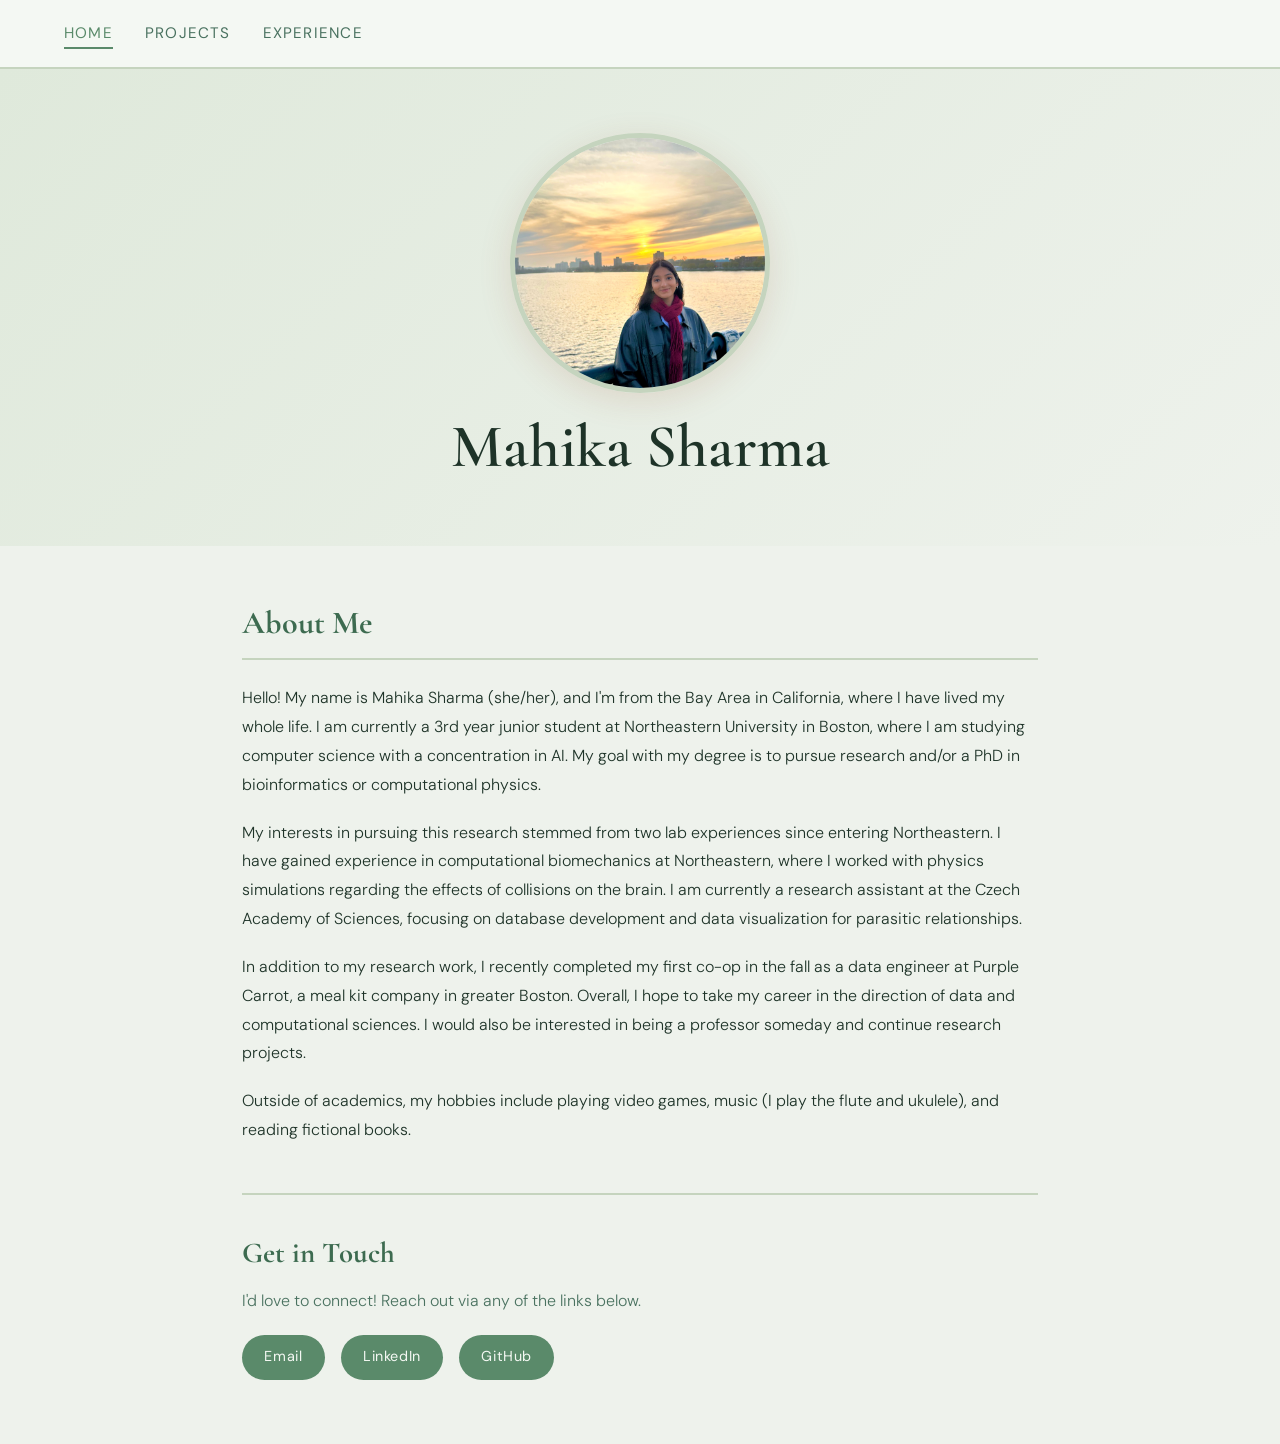
<file: index.html>
<!DOCTYPE html>
<html lang="en">
<head>
  <meta charset="UTF-8" />
  <meta name="viewport" content="width=device-width, initial-scale=1.0"/>
  <title>Mahika Sharma</title>
  <link rel="preconnect" href="https://fonts.googleapis.com">
  <link href="https://fonts.googleapis.com/css2?family=Cormorant+Garamond:ital,wght@0,400;0,600;1,400&family=DM+Sans:wght@300;400;500&display=swap" rel="stylesheet">
  <link rel="stylesheet" href="styles.css" />
</head>
<body>

  <nav>
    <ul>
      <li><a href="index.html" class="active">Home</a></li>
      <li><a href="projects.html">Projects</a></li>
      <li><a href="experience.html">Experience</a></li>
    </ul>
  </nav>

  <header class="hero">
    <img src="IMG_3796.jpg" alt="Mahika Sharma" class="hero-img" />
    <h1>Mahika Sharma</h1>
  </header>

  <main>
    <section class="about-section">
      <h2>About Me</h2>
      <p>
        Hello! My name is Mahika Sharma (she/her), and I'm from the Bay Area in California, where I have lived
        my whole life. I am currently a 3rd year junior student at Northeastern University in Boston, where I am
        studying computer science with a concentration in AI. My goal with my degree is to pursue research and/or
        a PhD in bioinformatics or computational physics.
      </p>
      <p>
        My interests in pursuing this research stemmed from two lab experiences since entering Northeastern.
        I have gained experience in computational biomechanics at Northeastern, where I worked with physics
        simulations regarding the effects of collisions on the brain. I am currently a research assistant at
        the Czech Academy of Sciences, focusing on database development and data visualization for parasitic
        relationships.
      </p>
      <p>
        In addition to my research work, I recently completed my first co-op in the fall as a data engineer
        at Purple Carrot, a meal kit company in greater Boston. Overall, I hope to take my career in the
        direction of data and computational sciences. I would also be interested in being a professor someday
        and continue research projects.
      </p>
      <p>
        Outside of academics, my hobbies include playing video games, music (I play the flute and ukulele),
        and reading fictional books.
      </p>
    </section>

    <section class="contact-section">
      <h2>Get in Touch</h2>
      <p>I'd love to connect! Reach out via any of the links below.</p>
      <div class="contact-links">
        <a href="mailto:sharma.mahik@northeastern.edu">Email</a>
        <a href="https://www.linkedin.com/in/mahika-s/" target="_blank">LinkedIn</a>
        <a href="https://github.com/mahikasharma" target="_blank">GitHub</a>
      </div>
    </section>
  </main>
</file>
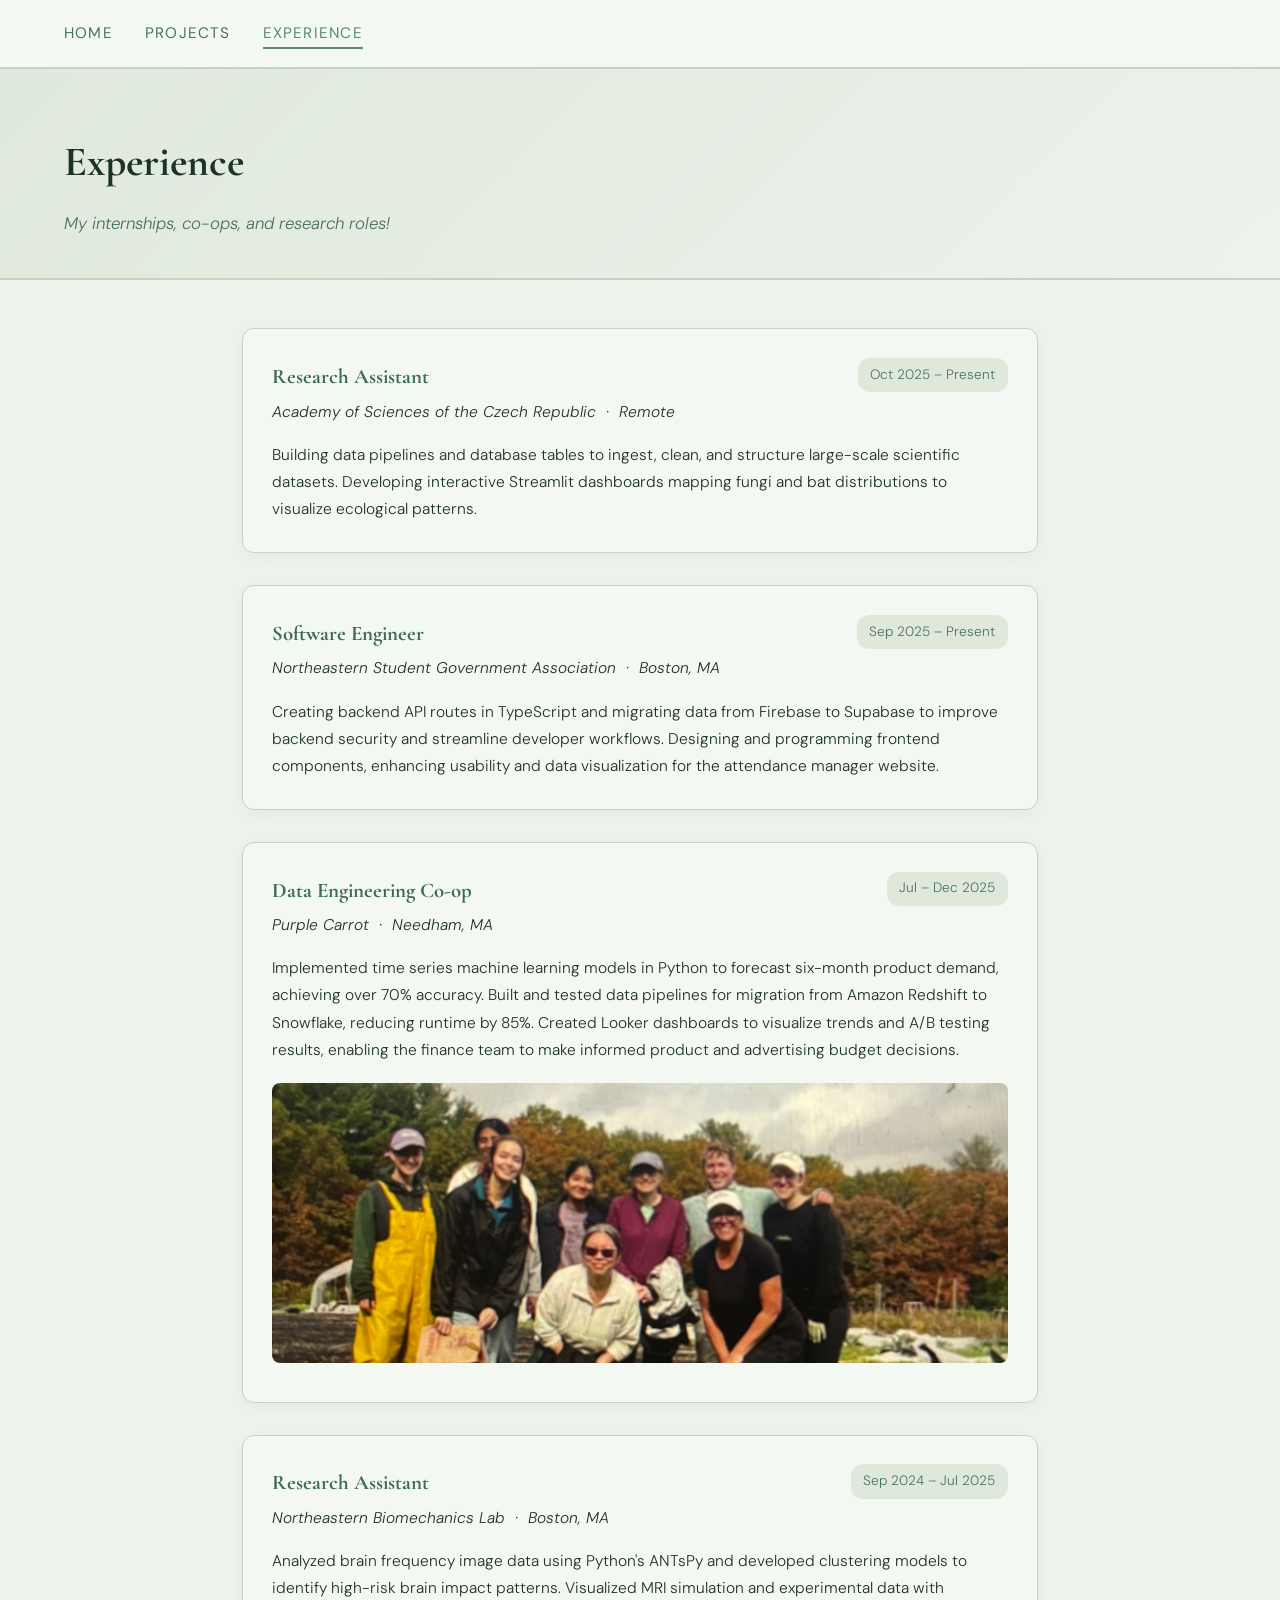
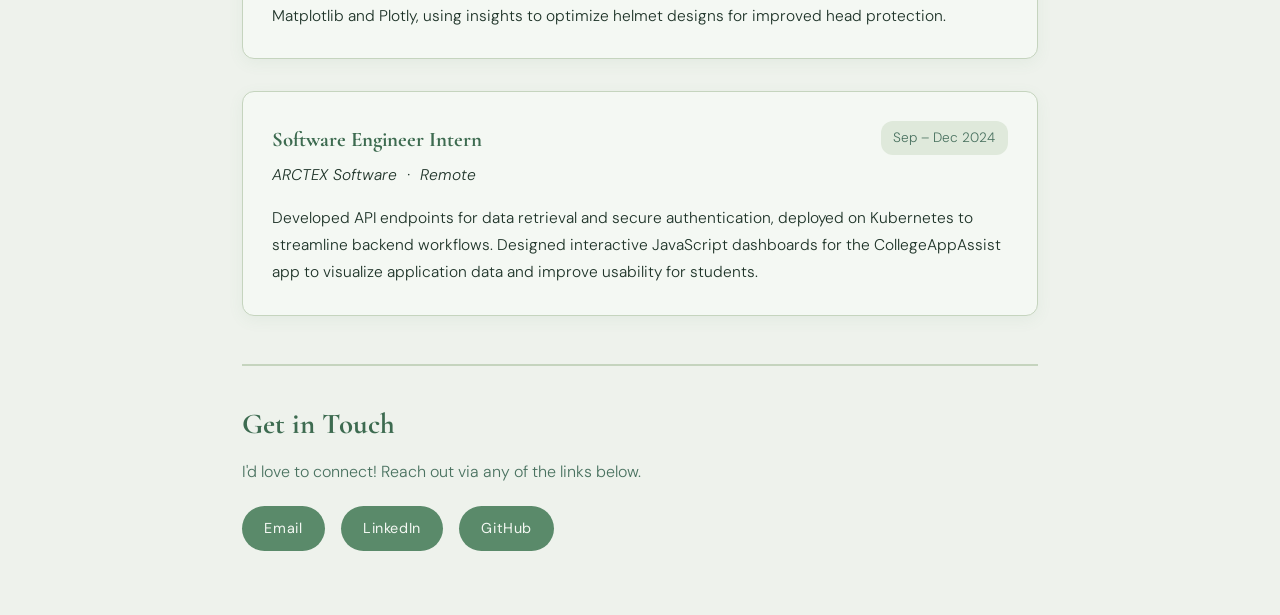
<file: experience.html>
<!DOCTYPE html>
<html lang="en">
<head>
  <meta charset="UTF-8" />
  <meta name="viewport" content="width=device-width, initial-scale=1.0"/>
  <title>Experience – Mahika Sharma</title>
  <link rel="preconnect" href="https://fonts.googleapis.com">
  <link href="https://fonts.googleapis.com/css2?family=Cormorant+Garamond:ital,wght@0,400;0,600;1,400&family=DM+Sans:wght@300;400;500&display=swap" rel="stylesheet">
  <link rel="stylesheet" href="styles.css" />
</head>
<body>

  <nav>
    <ul>
      <li><a href="index.html">Home</a></li>
      <li><a href="projects.html">Projects</a></li>
      <li><a href="experience.html" class="active">Experience</a></li>
    </ul>
  </nav>

  <div class="page-header">
    <h2>Experience</h2>
    <p class="page-subtitle">My internships, co-ops, and research roles!</p>
  </div>

  <main>
    <section class="experience-section">

      <div class="exp-card">
        <div class="exp-header">
          <div>
            <h3>Research Assistant</h3>
            <p class="exp-org">Academy of Sciences of the Czech Republic &nbsp;·&nbsp; Remote</p>
          </div>
          <span class="exp-date">Oct 2025 – Present</span>
        </div>
        <p>
          Building data pipelines and database tables to ingest, clean, and structure large-scale scientific datasets.
          Developing interactive Streamlit dashboards mapping fungi and bat distributions to visualize ecological patterns.
        </p>
      </div>

      <div class="exp-card">
        <div class="exp-header">
          <div>
            <h3>Software Engineer</h3>
            <p class="exp-org">Northeastern Student Government Association &nbsp;·&nbsp; Boston, MA</p>
          </div>
          <span class="exp-date">Sep 2025 – Present</span>
        </div>
        <p>
          Creating backend API routes in TypeScript and migrating data from Firebase to Supabase to improve backend
          security and streamline developer workflows. Designing and programming frontend components, enhancing
          usability and data visualization for the attendance manager website.
        </p>
      </div>

      <div class="exp-card">
        <div class="exp-header">
          <div>
            <h3>Data Engineering Co-op</h3>
            <p class="exp-org">Purple Carrot &nbsp;·&nbsp; Needham, MA</p>
          </div>
          <span class="exp-date">Jul – Dec 2025</span>
        </div>
        <p>
          Implemented time series machine learning models in Python to forecast six-month product demand, achieving
          over 70% accuracy. Built and tested data pipelines for migration from Amazon Redshift to Snowflake,
          reducing runtime by 85%. Created Looker dashboards to visualize trends and A/B testing results, enabling
          the finance team to make informed product and advertising budget decisions.
        </p>
        <img src="IMG_9076.jpg" alt="Purple Carrot team" class="exp-photo" />
      </div>

      <div class="exp-card">
        <div class="exp-header">
          <div>
            <h3>Research Assistant</h3>
            <p class="exp-org">Northeastern Biomechanics Lab &nbsp;·&nbsp; Boston, MA</p>
          </div>
          <span class="exp-date">Sep 2024 – Jul 2025</span>
        </div>
        <p>
          Analyzed brain frequency image data using Python's ANTsPy and developed clustering models to identify
          high-risk brain impact patterns. Visualized MRI simulation and experimental data with Matplotlib and
          Plotly, using insights to optimize helmet designs for improved head protection.
        </p>
      </div>

      <div class="exp-card">
        <div class="exp-header">
          <div>
            <h3>Software Engineer Intern</h3>
            <p class="exp-org">ARCTEX Software &nbsp;·&nbsp; Remote</p>
          </div>
          <span class="exp-date">Sep – Dec 2024</span>
        </div>
        <p>
          Developed API endpoints for data retrieval and secure authentication, deployed on Kubernetes to streamline
          backend workflows. Designed interactive JavaScript dashboards for the CollegeAppAssist app to visualize
          application data and improve usability for students.
        </p>
      </div>

    </section>

    <section class="contact-section">
      <h2>Get in Touch</h2>
      <p>I'd love to connect! Reach out via any of the links below.</p>
      <div class="contact-links">
        <a href="mailto:sharma.mahik@northeastern.edu">Email</a>
        <a href="https://www.linkedin.com/in/mahika-s/" target="_blank">LinkedIn</a>
        <a href="https://github.com/mahikasharma" target="_blank">GitHub</a>
      </div>
    </section>
  </main>
</file>
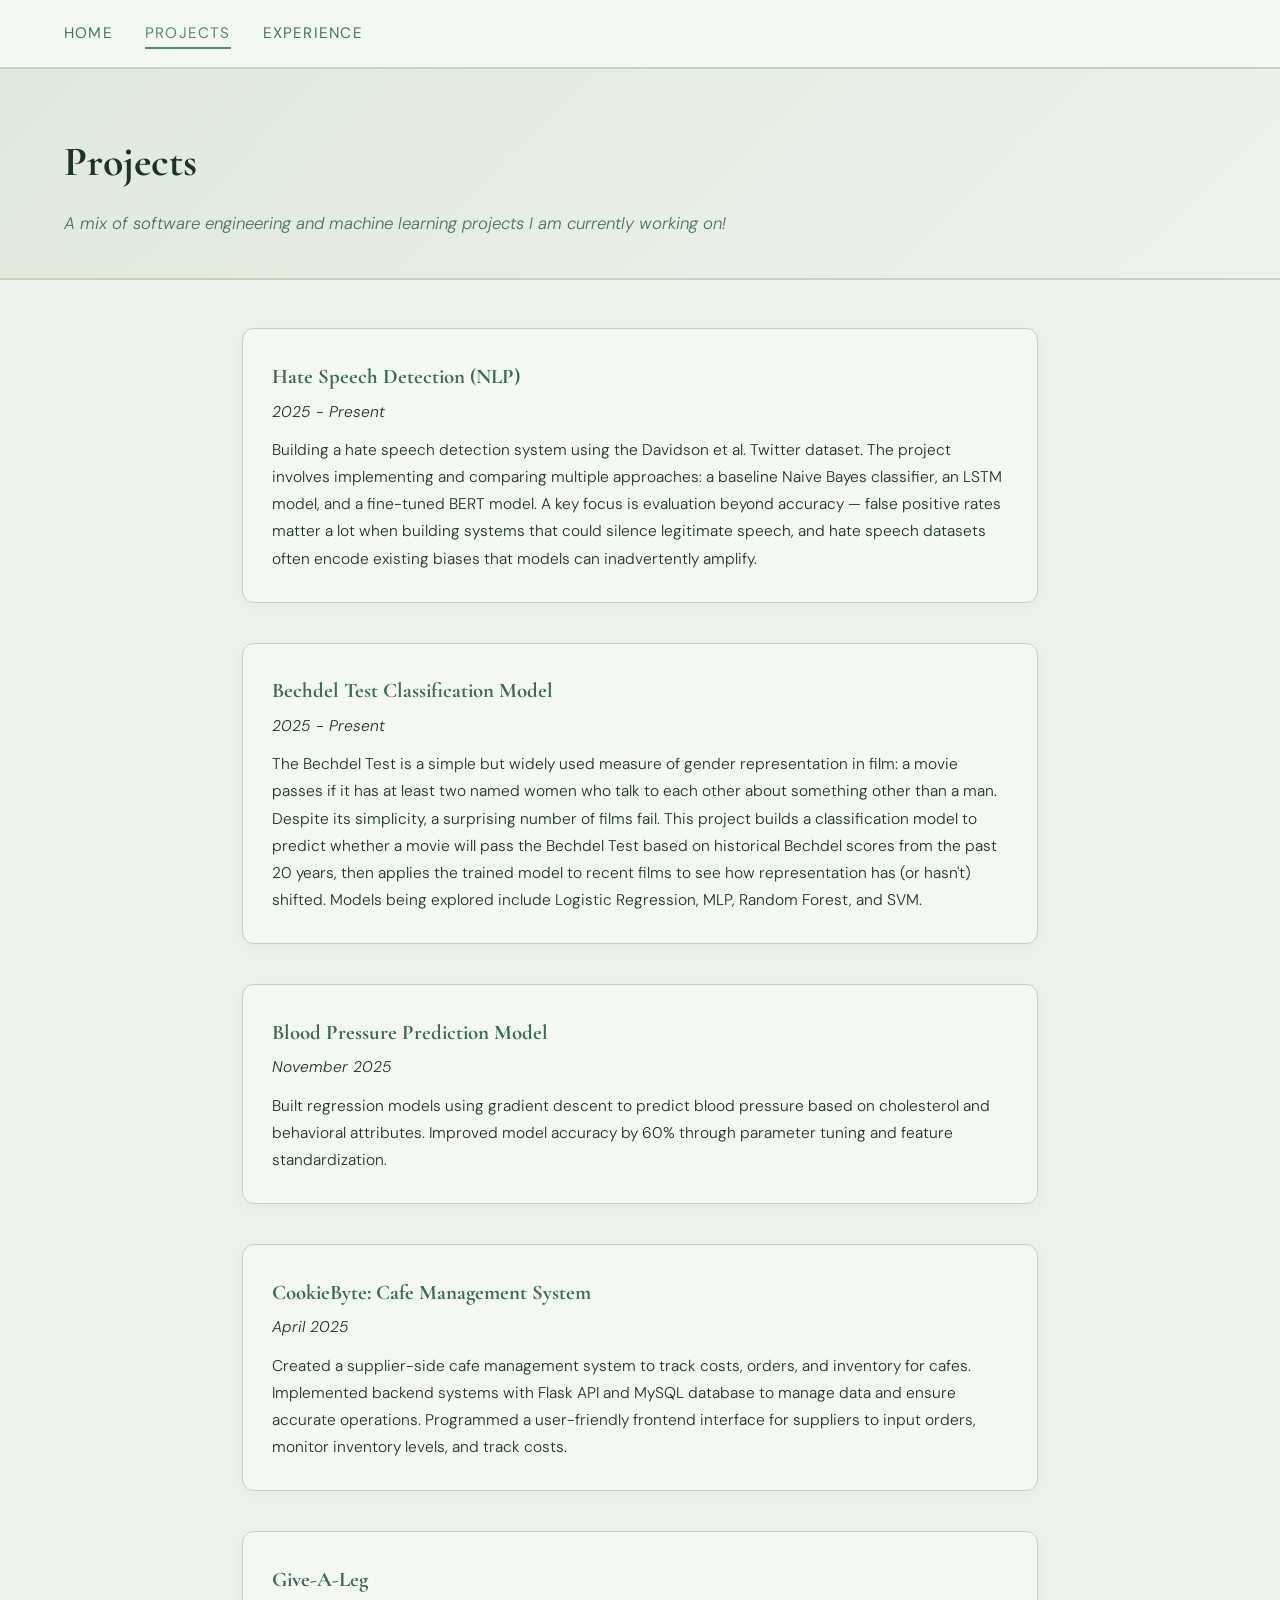
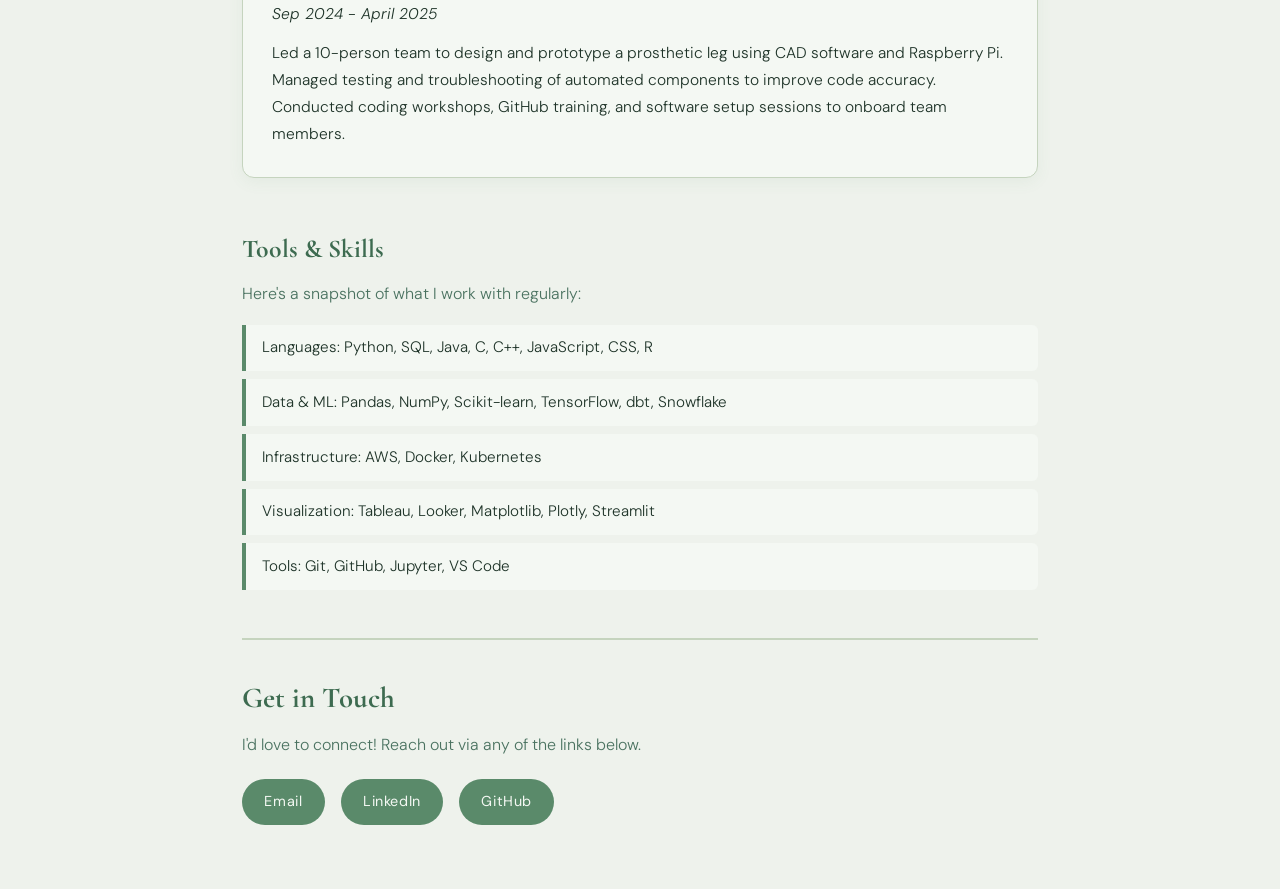
<file: projects.html>
<!DOCTYPE html>
<html lang="en">
<head>
  <meta charset="UTF-8" />
  <meta name="viewport" content="width=device-width, initial-scale=1.0"/>
  <title>Projects - Mahika Sharma</title>
  <link rel="preconnect" href="https://fonts.googleapis.com">
  <link href="https://fonts.googleapis.com/css2?family=Cormorant+Garamond:ital,wght@0,400;0,600;1,400&family=DM+Sans:wght@300;400;500&display=swap" rel="stylesheet">
  <link rel="stylesheet" href="styles.css" />
</head>
<body>

  <nav>
    <ul>
      <li><a href="index.html">Home</a></li>
      <li><a href="projects.html" class="active">Projects</a></li>
      <li><a href="experience.html">Experience</a></li>
    </ul>
  </nav>

  <div class="page-header">
    <h2>Projects</h2>
    <p class="page-subtitle">A mix of software engineering and machine learning projects I am currently working on!</p>
  </div>

  <main>
    <section class="projects-section">

      <div class="project-card">
        <div class="project-info">
          <h3>Hate Speech Detection (NLP)</h3>
          <p class="project-date">2025 - Present</p>
          <p>
            Building a hate speech detection system using the Davidson et al. Twitter dataset. The project
            involves implementing and comparing multiple approaches: a baseline Naive Bayes classifier, an
            LSTM model, and a fine-tuned BERT model. A key focus is evaluation beyond accuracy — false
            positive rates matter a lot when building systems that could silence legitimate speech, and
            hate speech datasets often encode existing biases that models can inadvertently amplify.
          </p>
        </div>
      </div>

      <div class="project-card">
        <div class="project-info">
          <h3>Bechdel Test Classification Model</h3>
          <p class="project-date">2025 - Present</p>
          <p>
            The Bechdel Test is a simple but widely used measure of gender representation in film: a movie
            passes if it has at least two named women who talk to each other about something other than a man.
            Despite its simplicity, a surprising number of films fail. This project builds a classification
            model to predict whether a movie will pass the Bechdel Test based on historical Bechdel scores
            from the past 20 years, then applies the trained model to recent films to see how representation
            has (or hasn't) shifted. Models being explored include Logistic Regression, MLP, Random Forest,
            and SVM.
          </p>
        </div>
      </div>

      <div class="project-card">
        <div class="project-info">
          <h3>Blood Pressure Prediction Model</h3>
          <p class="project-date">November 2025</p>
          <p>
            Built regression models using gradient descent to predict blood pressure based on cholesterol
            and behavioral attributes. Improved model accuracy by 60% through parameter tuning and
            feature standardization.
          </p>
        </div>
      </div>

      <div class="project-card">
        <div class="project-info">
          <h3>CookieByte: Cafe Management System</h3>
          <p class="project-date">April 2025</p>
          <p>
            Created a supplier-side cafe management system to track costs, orders, and inventory for cafes.
            Implemented backend systems with Flask API and MySQL database to manage data and ensure accurate
            operations. Programmed a user-friendly frontend interface for suppliers to input orders, monitor
            inventory levels, and track costs.
          </p>
        </div>
      </div>

      <div class="project-card">
        <div class="project-info">
          <h3>Give-A-Leg</h3>
          <p class="project-date">Sep 2024 - April 2025</p>
          <p>
            Led a 10-person team to design and prototype a prosthetic leg using CAD software and Raspberry Pi.
            Managed testing and troubleshooting of automated components to improve code accuracy. Conducted
            coding workshops, GitHub training, and software setup sessions to onboard team members.
          </p>
        </div>
      </div>

    </section>

    <section class="skills-section">
      <h3>Tools & Skills</h3>
      <p>Here's a snapshot of what I work with regularly:</p>
      <ul class="skills-list">
        <li>Languages: Python, SQL, Java, C, C++, JavaScript, CSS, R</li>
        <li>Data & ML: Pandas, NumPy, Scikit-learn, TensorFlow, dbt, Snowflake</li>
        <li>Infrastructure: AWS, Docker, Kubernetes</li>
        <li>Visualization: Tableau, Looker, Matplotlib, Plotly, Streamlit</li>
        <li>Tools: Git, GitHub, Jupyter, VS Code</li>
      </ul>
    </section>

    <section class="contact-section">
      <h2>Get in Touch</h2>
      <p>I'd love to connect! Reach out via any of the links below.</p>
      <div class="contact-links">
        <a href="mailto:sharma.mahik@northeastern.edu">Email</a>
        <a href="https://www.linkedin.com/in/mahika-s/" target="_blank">LinkedIn</a>
        <a href="https://github.com/mahikasharma" target="_blank">GitHub</a>
      </div>
    </section>
  </main>

</body>
</html>
</file>
<file: styles.css>
/* =====================
   CSS Variables
   ===================== */
:root {
  --cream: #eef2ec;
  --warm-tan: #c5d4be;
  --terracotta: #5a8a6a;
  --rust: #3d6b50;
  --dark-brown: #1e3328;
  --soft-brown: #4a7260;
  --light-sand: #dfe9db;
  --white: #f4f8f3;

  --font-display: 'Cormorant Garamond', Georgia, serif;
  --font-body: 'DM Sans', Arial, sans-serif;
}

/* =====================
   Base
   ===================== */
*, *::before, *::after {
  box-sizing: border-box;
  margin: 0;
  padding: 0;
}

body {
  background-color: var(--cream);
  color: var(--dark-brown);
  font-family: var(--font-body);
  font-weight: 300;
  line-height: 1.8;
  font-size: 1rem;
}

/* =====================
   Navigation
   ===================== */
nav {
  display: flex;
  align-items: center;
  justify-content: flex-start;
  padding: 1.2rem 4rem;
  background-color: var(--white);
  border-bottom: 2px solid var(--warm-tan);
  position: sticky;
  top: 0;
  z-index: 100;
}

.hero-text.centered {
  text-align: center;
  width: 100%;
}

nav ul {
  list-style: none;
  display: flex;
  gap: 2rem;
}

nav ul li a {
  text-decoration: none;
  font-family: var(--font-body);
  font-weight: 400;
  font-size: 0.95rem;
  color: var(--soft-brown);
  letter-spacing: 0.08em;
  text-transform: uppercase;
  padding-bottom: 4px;
  border-bottom: 2px solid transparent;
  transition: color 0.2s, border-color 0.2s;
}

nav ul li a:hover,
nav ul li a.active {
  color: var(--terracotta);
  border-bottom-color: var(--terracotta);
}

/* =====================
   Hero Section
   ===================== */
.hero {
  display: flex !important;
  flex-direction: column !important;
  align-items: center !important;
  justify-content: center !important;
  padding: 4rem 2rem;
  background: linear-gradient(135deg, var(--light-sand) 0%, var(--cream) 100%);
  text-align: center;
  gap: 1.2rem;
}

.hero h1 {
  font-family: var(--font-display);
  font-size: 3.8rem;
  font-weight: 600;
  color: var(--dark-brown);
  line-height: 1.15;
  text-align: center;
  width: 100%;
}

.hero-text {
  max-width: 560px;
}

.hero-text .tagline {
  font-family: var(--font-display);
  font-style: italic;
  font-size: 1.2rem;
  color: var(--soft-brown);
  margin-bottom: 0.3rem;
}

.hero-text h1 {
  font-family: var(--font-display);
  font-size: 3.8rem;
  font-weight: 700;
  color: var(--dark-brown);
  line-height: 1.15;
  margin-bottom: 1rem;
}

.hero-text .subtitle {
  font-size: 1rem;
  color: var(--soft-brown);
  letter-spacing: 0.03em;
}

.hero-img-wrap {
  flex-shrink: 0;
}

.hero-img {
  width: 260px;
  height: 260px;
  object-fit: cover;
  border-radius: 50%;
  border: 5px solid var(--warm-tan);
  box-shadow: 0 8px 32px rgba(160, 82, 45, 0.15);
}

/* =====================
   Main Content
   ===================== */
main {
  max-width: 860px;
  margin: 0 auto;
  padding: 3rem 2rem 4rem;
}

/* =====================
   About Section
   ===================== */
.about-section h2,
.contact-section h2,
.projects-section h2,
.skills-section h3 {
  font-family: var(--font-display);
  color: var(--rust);
  margin-bottom: 1.2rem;
}

.about-section h2 {
  font-size: 2rem;
  border-bottom: 2px solid var(--warm-tan);
  padding-bottom: 0.4rem;
  margin-bottom: 1.5rem;
}

.about-section p {
  margin-bottom: 1.2rem;
  color: var(--dark-brown);
  font-size: 1rem;
}

/* =====================
   Page Header (projects page)
   ===================== */
.page-header {
  background: linear-gradient(135deg, var(--light-sand) 0%, var(--cream) 100%);
  padding: 3.5rem 4rem 2.5rem;
  border-bottom: 2px solid var(--warm-tan);
}

.page-header h2 {
  font-family: var(--font-display);
  font-size: 2.6rem;
  color: var(--dark-brown);
  margin-bottom: 0.5rem;
}

.page-header .page-subtitle {
  color: var(--soft-brown);
  font-style: italic;
  font-size: 1.05rem;
}

/* =====================
   Project Cards
   ===================== */
.projects-section {
  display: flex;
  flex-direction: column;
  gap: 2.5rem;
  margin-bottom: 3rem;
}

.project-card {
  background: var(--white);
  border-radius: 12px;
  padding: 1.8rem;
  border: 1px solid var(--warm-tan);
  box-shadow: 0 4px 16px rgba(90, 138, 106, 0.07);
  transition: box-shadow 0.2s;
}

.project-card:hover {
  box-shadow: 0 8px 28px rgba(90, 138, 106, 0.14);
}

.project-info h3 {
  font-family: var(--font-display);
  font-size: 1.3rem;
  color: var(--rust);
  margin-bottom: 0.2rem;
}

.project-date {
  font-size: 0.85rem;
  color: var(--soft-brown);
  font-style: italic;
  margin-bottom: 0.7rem;
}

.project-info p {
  font-size: 0.97rem;
  color: var(--dark-brown);
  line-height: 1.75;
}

/* =====================
   Skills List
   ===================== */
.skills-section {
  margin-bottom: 3rem;
}

.skills-section h3 {
  font-size: 1.6rem;
  margin-bottom: 0.5rem;
}

.skills-section p {
  margin-bottom: 1rem;
  color: var(--soft-brown);
}

.skills-list {
  list-style: none;
  display: flex;
  flex-direction: column;
  gap: 0.5rem;
  padding-left: 0;
}

.skills-list li {
  padding: 0.6rem 1rem;
  background: var(--white);
  border-left: 4px solid var(--terracotta);
  border-radius: 0 6px 6px 0;
  font-size: 0.95rem;
  color: var(--dark-brown);
}

/* =====================
   Contact Section
   ===================== */
.contact-section {
  margin-top: 3rem;
  padding-top: 2rem;
  border-top: 2px solid var(--warm-tan);
}

.contact-section h2 {
  font-size: 1.8rem;
  margin-bottom: 0.5rem;
}

.contact-section p {
  margin-bottom: 1.2rem;
  color: var(--soft-brown);
}

.contact-links {
  display: flex;
  gap: 1rem;
  flex-wrap: wrap;
}

.contact-links a {
  text-decoration: none;
  padding: 0.6rem 1.4rem;
  background: var(--terracotta);
  color: var(--white);
  border-radius: 24px;
  font-size: 0.9rem;
  font-weight: 400;
  letter-spacing: 0.04em;
  transition: background 0.2s, transform 0.1s;
}

.contact-links a:hover {
  background: var(--rust);
  transform: translateY(-2px);
}

.exp-photo {
  width: 100%;
  max-height: 280px;
  object-fit: cover;
  border-radius: 8px;
  margin-top: 1.2rem;
}

/* =====================
   Experience Cards
   ===================== */
.experience-section {
  display: flex;
  flex-direction: column;
  gap: 2rem;
  margin-bottom: 3rem;
}

.exp-card {
  background: var(--white);
  border-radius: 12px;
  padding: 1.8rem;
  border: 1px solid var(--warm-tan);
  box-shadow: 0 4px 16px rgba(90, 138, 106, 0.07);
  transition: box-shadow 0.2s;
}

.exp-card:hover {
  box-shadow: 0 8px 28px rgba(90, 138, 106, 0.14);
}

.exp-header {
  display: flex;
  justify-content: space-between;
  align-items: flex-start;
  margin-bottom: 1rem;
}

.exp-header h3 {
  font-family: var(--font-display);
  font-size: 1.3rem;
  color: var(--rust);
  margin-bottom: 0.2rem;
}

.exp-org {
  font-size: 0.9rem;
  color: var(--soft-brown);
  font-style: italic;
}

.exp-date {
  font-size: 0.85rem;
  color: var(--soft-brown);
  white-space: nowrap;
  padding: 0.3rem 0.8rem;
  background: var(--light-sand);
  border-radius: 12px;
}

.exp-card p {
  font-size: 0.97rem;
  color: var(--dark-brown);
  line-height: 1.75;
}

/* =====================
   Footer
   ===================== */
footer {
  text-align: center;
  padding: 2rem;
  background: var(--white);
  border-top: 2px solid var(--warm-tan);
  color: var(--soft-brown);
  font-size: 0.88rem;
  letter-spacing: 0.03em;
}

/* =====================
   Responsive
   ===================== */
@media (max-width: 700px) {
  nav { padding: 1rem 1.5rem; }
  .hero { flex-direction: column; padding: 3rem 1.5rem; text-align: center; }
  .hero-text h1 { font-size: 2.6rem; }
  .hero-img { width: 180px; height: 180px; }
  main { padding: 2rem 1.2rem; }
  .page-header { padding: 2rem 1.5rem; }
  .project-card { flex-direction: column; }
  .project-img { width: 100%; height: 180px; }
}
</file>
